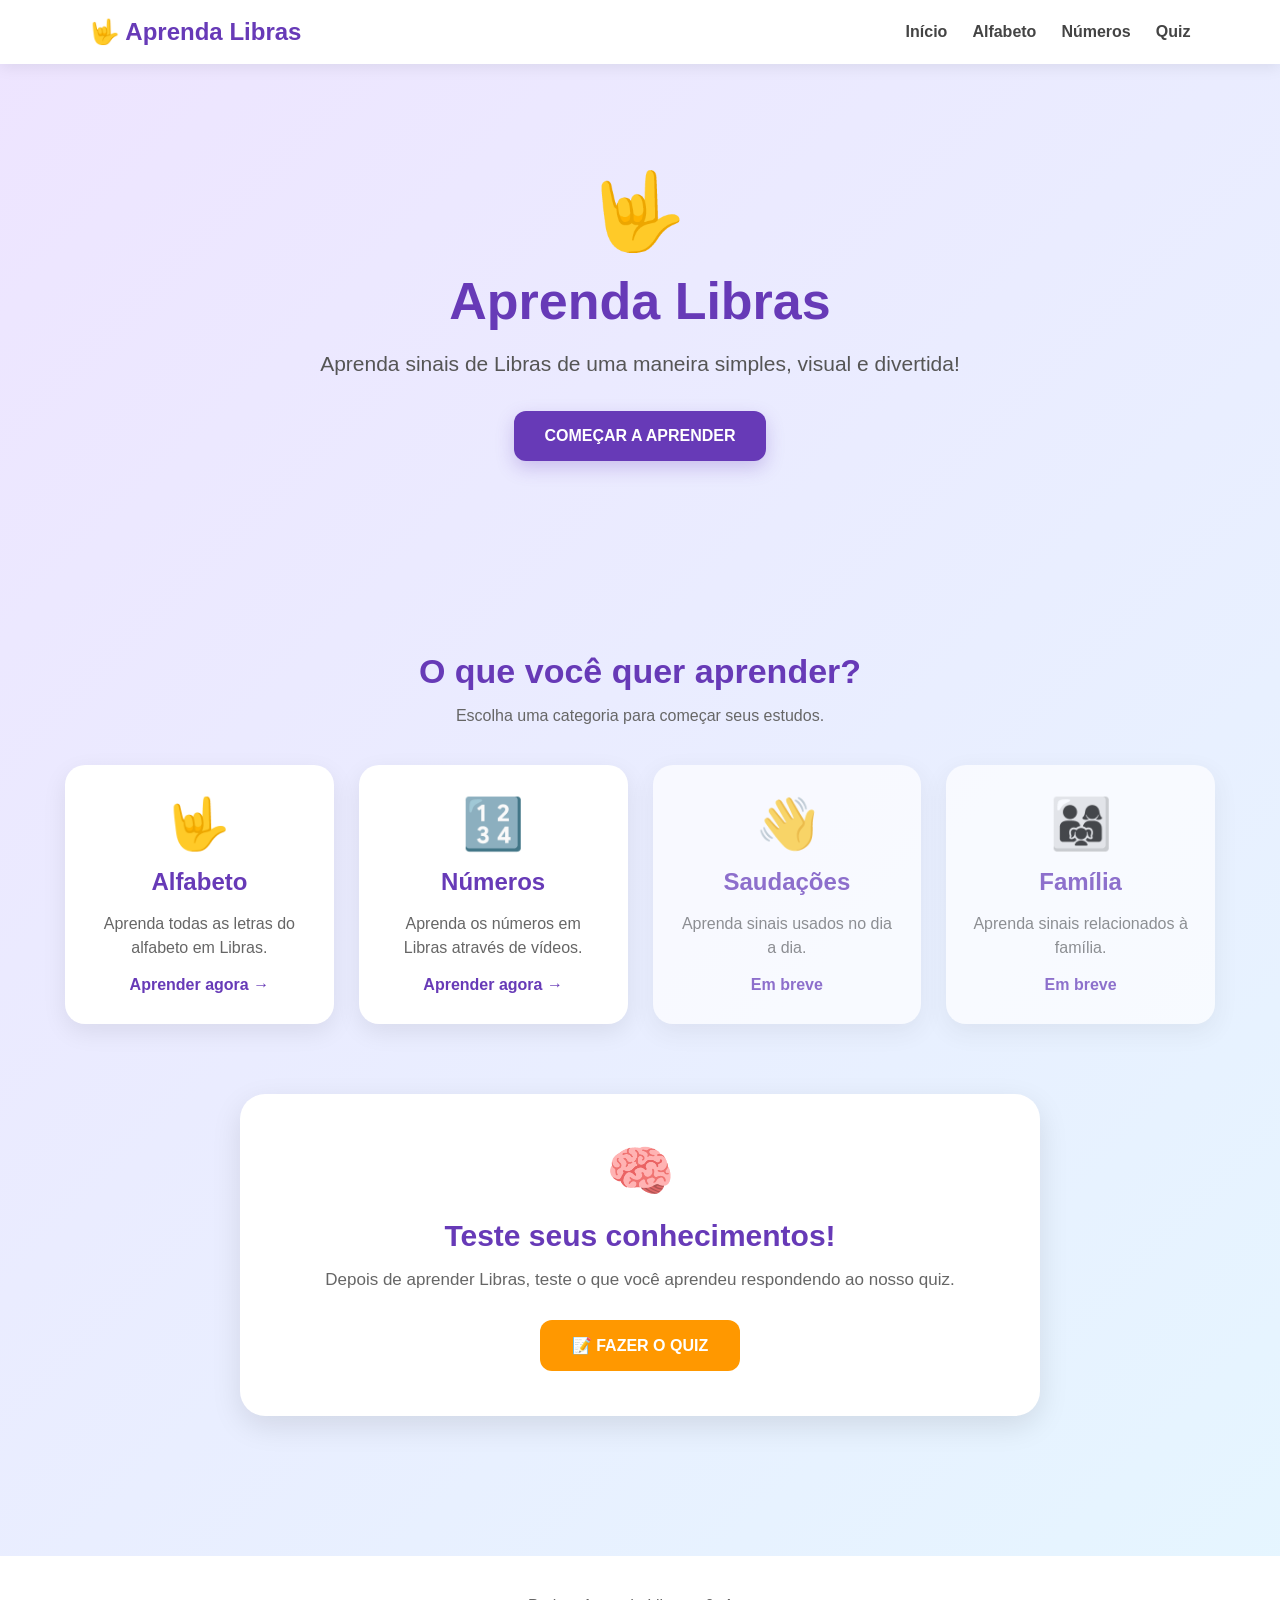
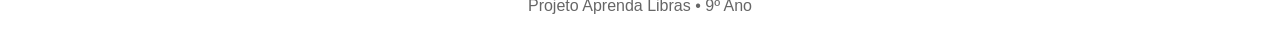
<file: index.html>
<!DOCTYPE html>
<html lang="pt-BR">

<head>
    <meta charset="UTF-8">
    <meta name="viewport" content="width=device-width, initial-scale=1.0">

    <title>Aprenda Libras</title>

    <link rel="stylesheet" href="css/style.css">
</head>

<body>

    <!-- CABEÇALHO -->
    <header>

        <div class="logo">
            🤟 Aprenda Libras
        </div>

        <nav>
            <a href="index.html">Início</a>
            <a href="alfabeto.html">Alfabeto</a>
            <a href="numeros.html">Números</a>
            <a href="#quiz">Quiz</a>
        </nav>

    </header>


    <!-- INÍCIO -->
    <section class="inicio">

        <div class="inicio-conteudo">

            <span class="emoji-grande">🤟</span>

            <h1>Aprenda Libras</h1>

            <p>
                Aprenda sinais de Libras de uma maneira
                simples, visual e divertida!
            </p>

            <a href="alfabeto.html" class="botao">
                COMEÇAR A APRENDER
            </a>

        </div>

    </section>


    <!-- CATEGORIAS -->
    <section class="categorias">

        <h2>O que você quer aprender?</h2>

        <p class="subtitulo">
            Escolha uma categoria para começar seus estudos.
        </p>


        <div class="cards">

            <!-- ALFABETO -->
            <a href="alfabeto.html" class="card">

                <div class="icone">
                    🤟
                </div>

                <h3>Alfabeto</h3>

                <p>
                    Aprenda todas as letras do alfabeto
                    em Libras.
                </p>

                <span>
                    Aprender agora →
                </span>

            </a>


            <!-- NÚMEROS -->
            <a href="numeros.html" class="card">

                <div class="icone">
                    🔢
                </div>

                <h3>Números</h3>

                <p>
                    Aprenda os números em Libras
                    através de vídeos.
                </p>

                <span>
                    Aprender agora →
                </span>

            </a>


            <!-- SAUDAÇÕES -->
            <div class="card card-bloqueado">

                <div class="icone">
                    👋
                </div>

                <h3>Saudações</h3>

                <p>
                    Aprenda sinais usados no dia a dia.
                </p>

                <span>
                    Em breve
                </span>

            </div>


            <!-- FAMÍLIA -->
            <div class="card card-bloqueado">

                <div class="icone">
                    👨‍👩‍👧
                </div>

                <h3>Família</h3>

                <p>
                    Aprenda sinais relacionados à família.
                </p>

                <span>
                    Em breve
                </span>

            </div>

        </div>


        <!-- QUIZ -->
        <div class="quiz-area" id="quiz">

            <div class="quiz-icone">
                🧠
            </div>

            <h2>Teste seus conhecimentos!</h2>

            <p>
                Depois de aprender Libras, teste o que você
                aprendeu respondendo ao nosso quiz.
            </p>

            <!-- TROQUE O LINK ABAIXO PELO LINK DO SEU QUIZ -->
            <a
                href="https://SEU-LINK-DO-QUIZ-AQUI.com"
                target="_blank"
                class="botao-quiz"
            >
                📝 FAZER O QUIZ
            </a>

        </div>

    </section>


    <!-- RODAPÉ -->
    <footer>

        <p>
            Projeto Aprenda Libras • 9º Ano
        </p>

    </footer>

</body>

</html>
</file>
<file: css/style.css>
/* =========================================
   CONFIGURAÇÕES
========================================= */

* {
    box-sizing: border-box;
}

html {
    scroll-behavior: smooth;
}

body {
    margin: 0;
    padding: 0;
    font-family: Arial, Helvetica, sans-serif;
    background: linear-gradient(135deg, #eee4ff, #e5f6ff);
    color: #333;
    min-height: 100vh;
}


/* =========================================
   CABEÇALHO
========================================= */

header {
    width: 100%;
    padding: 18px 7%;
    background: white;
    display: flex;
    justify-content: space-between;
    align-items: center;
    box-shadow: 0 3px 15px rgba(0, 0, 0, 0.08);
    position: sticky;
    top: 0;
    z-index: 100;
}

.logo {
    font-size: 24px;
    font-weight: bold;
    color: #673ab7;
}

nav {
    display: flex;
    gap: 25px;
}

nav a {
    text-decoration: none;
    color: #444;
    font-weight: bold;
}

nav a:hover {
    color: #673ab7;
}


/* =========================================
   PÁGINA INICIAL
========================================= */

.inicio {
    min-height: 500px;
    display: flex;
    justify-content: center;
    align-items: center;
    text-align: center;
    padding: 60px 20px;
}

.inicio-conteudo {
    max-width: 800px;
}

.emoji-grande {
    font-size: 75px;
}

.inicio h1 {
    font-size: 52px;
    margin: 15px 0;
    color: #673ab7;
}

.inicio p {
    font-size: 21px;
    color: #555;
    margin-bottom: 35px;
}


/* =========================================
   BOTÃO PRINCIPAL
========================================= */

.botao {
    display: inline-block;
    text-decoration: none;
    background: #673ab7;
    color: white;
    padding: 16px 30px;
    border-radius: 12px;
    font-weight: bold;
    box-shadow: 0 7px 18px rgba(103, 58, 183, 0.25);
}

.botao:hover {
    background: #512da8;
}


/* =========================================
   CATEGORIAS
========================================= */

.categorias {
    max-width: 1200px;
    margin: auto;
    padding: 60px 25px;
}

.categorias h2 {
    text-align: center;
    font-size: 34px;
    color: #673ab7;
    margin-bottom: 10px;
}

.subtitulo {
    text-align: center;
    color: #666;
    margin-bottom: 40px;
}

.cards {
    display: grid;
    grid-template-columns: repeat(4, 1fr);
    gap: 25px;
}

.card {
    background: white;
    padding: 30px 25px;
    border-radius: 20px;
    text-decoration: none;
    color: #333;
    text-align: center;
    box-shadow: 0 8px 25px rgba(0, 0, 0, 0.08);
}

.card:hover {
    transform: translateY(-5px);
}

.card-bloqueado {
    opacity: 0.7;
}

.icone {
    font-size: 50px;
    margin-bottom: 15px;
}

.card h3 {
    font-size: 24px;
    color: #673ab7;
    margin: 10px;
}

.card p {
    color: #666;
    line-height: 1.5;
    min-height: 48px;
}

.card span {
    color: #673ab7;
    font-weight: bold;
}


/* =========================================
   QUIZ
========================================= */

.quiz-area {
    margin: 70px auto 20px;
    max-width: 800px;
    background: white;
    border-radius: 25px;
    padding: 45px 30px;
    text-align: center;
    box-shadow: 0 10px 30px rgba(0, 0, 0, 0.1);
}

.quiz-icone {
    font-size: 55px;
}

.quiz-area h2 {
    color: #673ab7;
    font-size: 30px;
    margin: 15px 0;
}

.quiz-area p {
    color: #666;
    font-size: 17px;
    margin-bottom: 30px;
}

.botao-quiz {
    display: inline-block;
    text-decoration: none;
    background: #ff9800;
    color: white;
    padding: 16px 32px;
    border-radius: 12px;
    font-weight: bold;
}

.botao-quiz:hover {
    background: #f57c00;
}


/* =========================================
   ALFABETO E NÚMEROS
========================================= */

.alfabeto,
.numeros {
    max-width: 1100px;
    margin: auto;
    padding: 60px 25px;
    text-align: center;
}

.alfabeto h1,
.numeros h1 {
    color: #673ab7;
    font-size: 42px;
    margin-bottom: 10px;
}

.alfabeto-intro,
.numeros-intro {
    color: #666;
    font-size: 18px;
    margin-bottom: 30px;
}


/* =========================================
   BOTÃO GUIA
========================================= */

.botao-guia {
    border: none;
    background: #673ab7;
    color: white;
    padding: 14px 24px;
    border-radius: 12px;
    font-size: 16px;
    font-weight: bold;
    cursor: pointer;
    margin-bottom: 35px;
}

.botao-guia:hover {
    background: #512da8;
}


/* =========================================
   LETRAS
========================================= */

.letras {
    display: grid;
    grid-template-columns: repeat(7, 1fr);
    gap: 15px;
    max-width: 850px;
    margin: auto;
}

.letra {
    border: none;
    background: white;
    color: #673ab7;
    font-size: 28px;
    font-weight: bold;
    padding: 20px 10px;
    border-radius: 15px;
    cursor: pointer;
    box-shadow: 0 5px 15px rgba(0, 0, 0, 0.08);
}

.letra:hover {
    background: #673ab7;
    color: white;
}


/* =========================================
   NÚMEROS
========================================= */

.grade-numeros {
    display: grid;
    grid-template-columns: repeat(5, 1fr);
    gap: 20px;
    max-width: 800px;
    margin: 0 auto 40px;
}

.numero-card {
    border: none;
    background: white;
    color: #673ab7;
    font-size: 32px;
    font-weight: bold;
    padding: 30px;
    border-radius: 18px;
    cursor: pointer;
    box-shadow: 0 6px 18px rgba(0, 0, 0, 0.08);
}

.numero-card:hover {
    background: #673ab7;
    color: white;
}


/* =========================================
   VÍDEOS
========================================= */

.video-container,
.video-numero {
    max-width: 750px;
    margin: 45px auto;
    background: white;
    padding: 25px;
    border-radius: 20px;
    box-shadow: 0 10px 30px rgba(0, 0, 0, 0.1);
}

.video-container h2,
.video-numero h2 {
    color: #673ab7;
    margin-top: 0;
}

.video-container video,
.video-numero video {
    width: 100%;
    max-height: 500px;
    border-radius: 12px;
    background: #111;
}


/* =========================================
   JANELA DO GUIA
========================================= */

.guia {
    position: fixed;
    left: 0;
    top: 0;
    width: 100%;
    height: 100%;
    background: rgba(0, 0, 0, 0.65);
    display: none;
    justify-content: center;
    align-items: center;
    padding: 20px;
    z-index: 1000;
}

.guia-conteudo {
    position: relative;
    background: white;
    padding: 30px;
    border-radius: 20px;
    max-width: 900px;
    max-height: 90vh;
    overflow: auto;
    text-align: center;
}

.guia-conteudo h2 {
    color: #673ab7;
}

.guia-conteudo img {
    max-width: 100%;
    max-height: 70vh;
    border-radius: 12px;
}


/* =========================================
   BOTÃO FECHAR
========================================= */

.fechar-guia,
.fechar-explicacao {
    position: absolute;
    right: 15px;
    top: 10px;
    border: none;
    background: transparent;
    font-size: 35px;
    cursor: pointer;
    color: #555;
}


/* =========================================
   EXPLICAÇÃO
========================================= */

.botao-explicacao {
    border: none;
    background: #673ab7;
    color: white;
    padding: 15px 25px;
    border-radius: 12px;
    font-weight: bold;
    cursor: pointer;
    font-size: 16px;
}

.botao-explicacao:hover {
    background: #512da8;
}

.janela-explicacao {
    position: fixed;
    left: 0;
    top: 0;
    width: 100%;
    height: 100%;
    background: rgba(0, 0, 0, 0.65);
    display: none;
    justify-content: center;
    align-items: center;
    padding: 20px;
    z-index: 1000;
}

.conteudo-explicacao {
    position: relative;
    background: white;
    max-width: 700px;
    padding: 40px;
    border-radius: 20px;
}

.conteudo-explicacao h2 {
    color: #673ab7;
}

.audio-explicacao {
    background: #f4efff;
    padding: 20px;
    border-radius: 15px;
    margin: 20px 0;
}

.audio-explicacao audio {
    width: 100%;
}

.texto-explicacao {
    color: #555;
    line-height: 1.7;
}


/* =========================================
   RODAPÉ
========================================= */

footer {
    margin-top: 60px;
    padding: 25px;
    text-align: center;
    background: white;
    color: #666;
}


/* =========================================
   CELULAR
========================================= */

@media (max-width: 800px) {

    .cards {
        grid-template-columns: repeat(2, 1fr);
    }

    .letras {
        grid-template-columns: repeat(5, 1fr);
    }

    .grade-numeros {
        grid-template-columns: repeat(3, 1fr);
    }

    .inicio h1 {
        font-size: 40px;
    }

}

@media (max-width: 500px) {

    header {
        flex-direction: column;
        gap: 15px;
        padding: 18px;
    }

    nav {
        gap: 12px;
        flex-wrap: wrap;
        justify-content: center;
    }

    .cards {
        grid-template-columns: 1fr;
    }

    .letras {
        grid-template-columns: repeat(4, 1fr);
    }

    .grade-numeros {
        grid-template-columns: repeat(2, 1fr);
    }

    .inicio h1 {
        font-size: 34px;
    }

    .alfabeto h1,
    .numeros h1 {
        font-size: 32px;
    }

}
    }


    .numero-card {
        padding: 25px 15px;
    }

}
</file>
